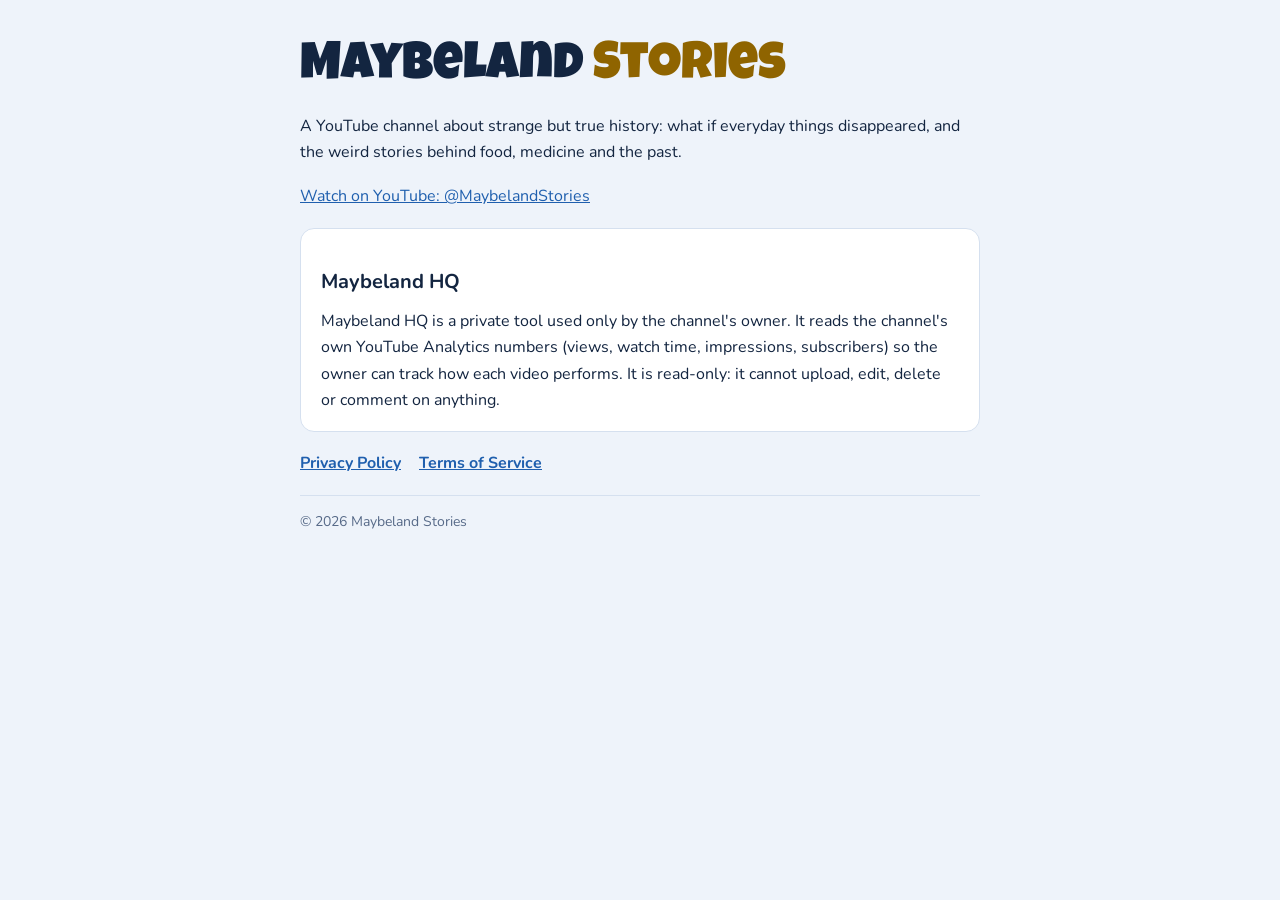
<file: index.html>
<!doctype html>
<html lang="en">
<head>
<meta charset="utf-8">
<meta name="viewport" content="width=device-width, initial-scale=1">
<title>Maybeland Stories</title>
<meta name="description" content="Maybeland Stories: strange but true history, one wild story at a time.">
<link rel="stylesheet" href="https://fonts.googleapis.com/css2?family=Luckiest+Guy&family=Nunito:wght@400;700&display=swap">
<link rel="stylesheet" href="style.css">
</head>
<body>
<main>
  <h1>Maybeland <span>Stories</span></h1>
  <p>A YouTube channel about strange but true history: what if everyday things disappeared, and the weird stories behind food, medicine and the past.</p>
  <p><a href="https://www.youtube.com/@MaybelandStories">Watch on YouTube: @MaybelandStories</a></p>
  <div class="card">
    <h2>Maybeland HQ</h2>
    <p>Maybeland HQ is a private tool used only by the channel's owner. It reads the channel's own YouTube Analytics numbers (views, watch time, impressions, subscribers) so the owner can track how each video performs. It is read-only: it cannot upload, edit, delete or comment on anything.</p>
  </div>
  <nav><a href="privacy.html">Privacy Policy</a><a href="terms.html">Terms of Service</a></nav>
  <footer>© 2026 Maybeland Stories</footer>
</main>
</body>
</html>
</file>
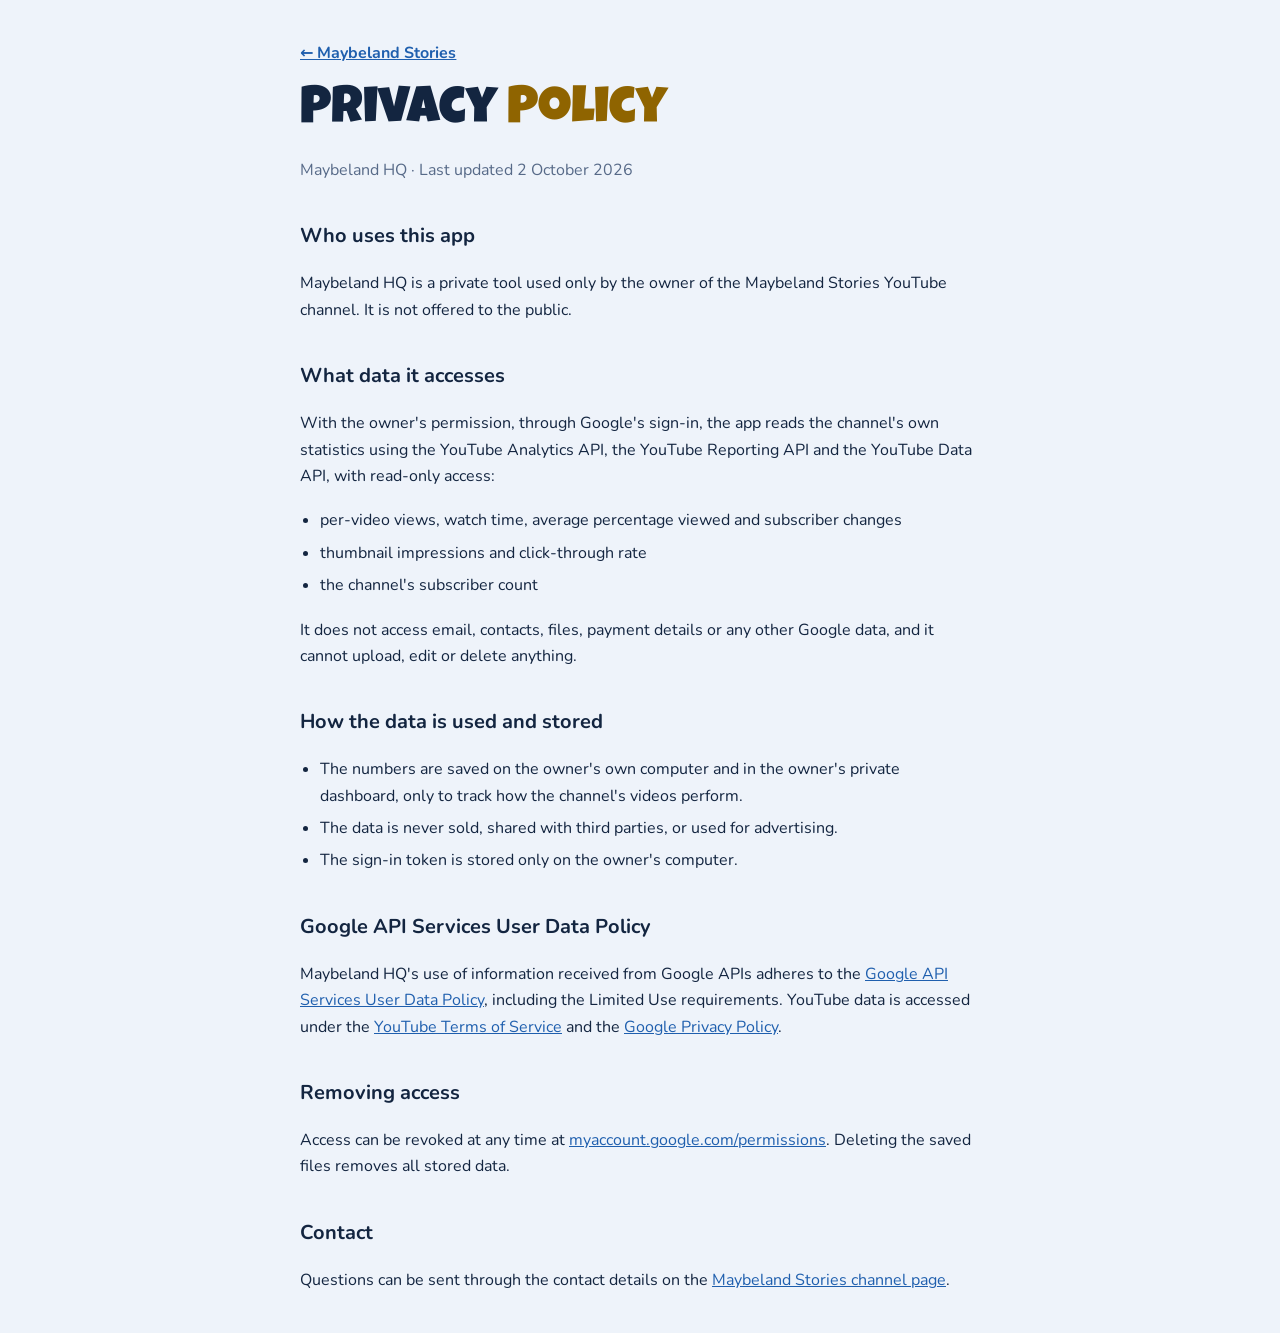
<file: privacy.html>
<!doctype html>
<html lang="en">
<head>
<meta charset="utf-8">
<meta name="viewport" content="width=device-width, initial-scale=1">
<title>Privacy Policy · Maybeland HQ</title>
<link rel="stylesheet" href="https://fonts.googleapis.com/css2?family=Luckiest+Guy&family=Nunito:wght@400;700&display=swap">
<link rel="stylesheet" href="style.css">
</head>
<body>
<main>
  <nav><a href="index.html">← Maybeland Stories</a></nav>
  <h1>Privacy <span>Policy</span></h1>
  <p class="muted">Maybeland HQ · Last updated 2 October 2026</p>

  <h2>Who uses this app</h2>
  <p>Maybeland HQ is a private tool used only by the owner of the Maybeland Stories YouTube channel. It is not offered to the public.</p>

  <h2>What data it accesses</h2>
  <p>With the owner's permission, through Google's sign-in, the app reads the channel's own statistics using the YouTube Analytics API, the YouTube Reporting API and the YouTube Data API, with read-only access:</p>
  <ul>
    <li>per-video views, watch time, average percentage viewed and subscriber changes</li>
    <li>thumbnail impressions and click-through rate</li>
    <li>the channel's subscriber count</li>
  </ul>
  <p>It does not access email, contacts, files, payment details or any other Google data, and it cannot upload, edit or delete anything.</p>

  <h2>How the data is used and stored</h2>
  <ul>
    <li>The numbers are saved on the owner's own computer and in the owner's private dashboard, only to track how the channel's videos perform.</li>
    <li>The data is never sold, shared with third parties, or used for advertising.</li>
    <li>The sign-in token is stored only on the owner's computer.</li>
  </ul>

  <h2>Google API Services User Data Policy</h2>
  <p>Maybeland HQ's use of information received from Google APIs adheres to the <a href="https://developers.google.com/terms/api-services-user-data-policy">Google API Services User Data Policy</a>, including the Limited Use requirements. YouTube data is accessed under the <a href="https://www.youtube.com/t/terms">YouTube Terms of Service</a> and the <a href="https://policies.google.com/privacy">Google Privacy Policy</a>.</p>

  <h2>Removing access</h2>
  <p>Access can be revoked at any time at <a href="https://myaccount.google.com/permissions">myaccount.google.com/permissions</a>. Deleting the saved files removes all stored data.</p>

  <h2>Contact</h2>
  <p>Questions can be sent through the contact details on the <a href="https://www.youtube.com/@MaybelandStories/about">Maybeland Stories channel page</a>.</p>
</main>
</body>
</html>
</file>
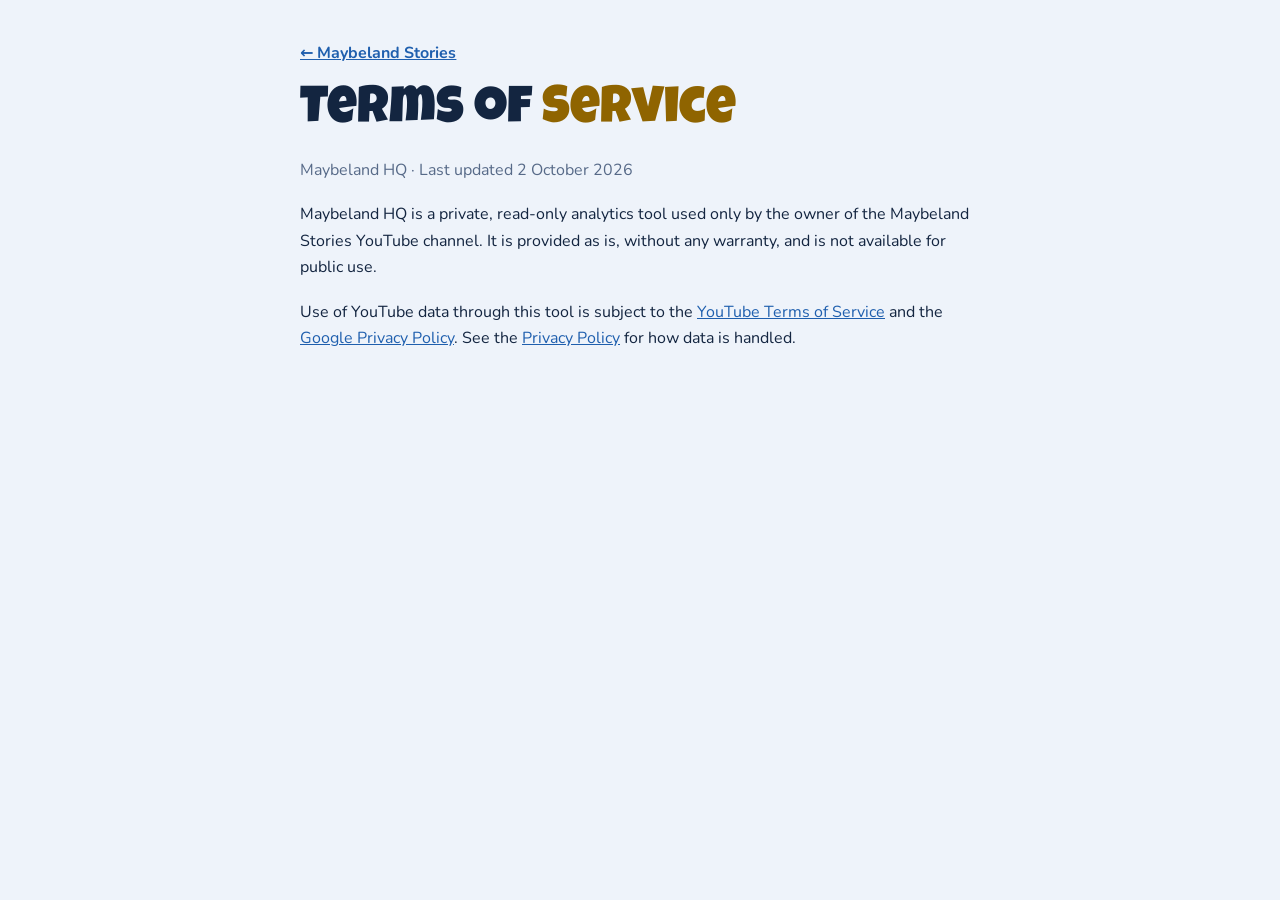
<file: terms.html>
<!doctype html>
<html lang="en">
<head>
<meta charset="utf-8">
<meta name="viewport" content="width=device-width, initial-scale=1">
<title>Terms of Service · Maybeland HQ</title>
<link rel="stylesheet" href="https://fonts.googleapis.com/css2?family=Luckiest+Guy&family=Nunito:wght@400;700&display=swap">
<link rel="stylesheet" href="style.css">
</head>
<body>
<main>
  <nav><a href="index.html">← Maybeland Stories</a></nav>
  <h1>Terms of <span>Service</span></h1>
  <p class="muted">Maybeland HQ · Last updated 2 October 2026</p>
  <p>Maybeland HQ is a private, read-only analytics tool used only by the owner of the Maybeland Stories YouTube channel. It is provided as is, without any warranty, and is not available for public use.</p>
  <p>Use of YouTube data through this tool is subject to the <a href="https://www.youtube.com/t/terms">YouTube Terms of Service</a> and the <a href="https://policies.google.com/privacy">Google Privacy Policy</a>. See the <a href="privacy.html">Privacy Policy</a> for how data is handled.</p>
</main>
</body>
</html>
</file>
<file: style.css>
:root { --bg: #0e1d33; --surface: #15284a; --line: #29466f; --fg: #f2f5fb; --muted: #9db0cd; --sun: #faca3a; --link: #8ec0ff; color-scheme: dark; }
@media (prefers-color-scheme: light) { :root { --bg: #eef3fa; --surface: #ffffff; --line: #d5e0ef; --fg: #132540; --muted: #576a88; --sun: #8f6400; --link: #1f5fae; color-scheme: light; } }
* { box-sizing: border-box; }
body { margin: 0; background: var(--bg); color: var(--fg); font: 16px/1.65 "Nunito", "Segoe UI", system-ui, sans-serif; padding-inline: 16px; padding-block: 40px; }
main { max-width: 680px; margin: 0 auto; display: grid; gap: 18px; }
h1 { font-family: "Luckiest Guy", "Arial Black", sans-serif; font-weight: 400; font-size: clamp(34px, 7vw, 52px); line-height: 1.05; margin: 0; }
h1 span { color: var(--sun); }
h2 { margin: 18px 0 0; font-size: 20px; }
p, li { margin: 0; color: var(--fg); }
.muted { color: var(--muted); }
a { color: var(--link); }
nav { display: flex; gap: 18px; flex-wrap: wrap; font-weight: 700; }
.card { background: var(--surface); border: 1px solid var(--line); border-radius: 14px; padding: 18px 20px; display: grid; gap: 10px; }
ul { margin: 0; padding-left: 20px; display: grid; gap: 6px; }
footer { color: var(--muted); font-size: 14px; border-top: 1px solid var(--line); padding-top: 14px; }
</file>
